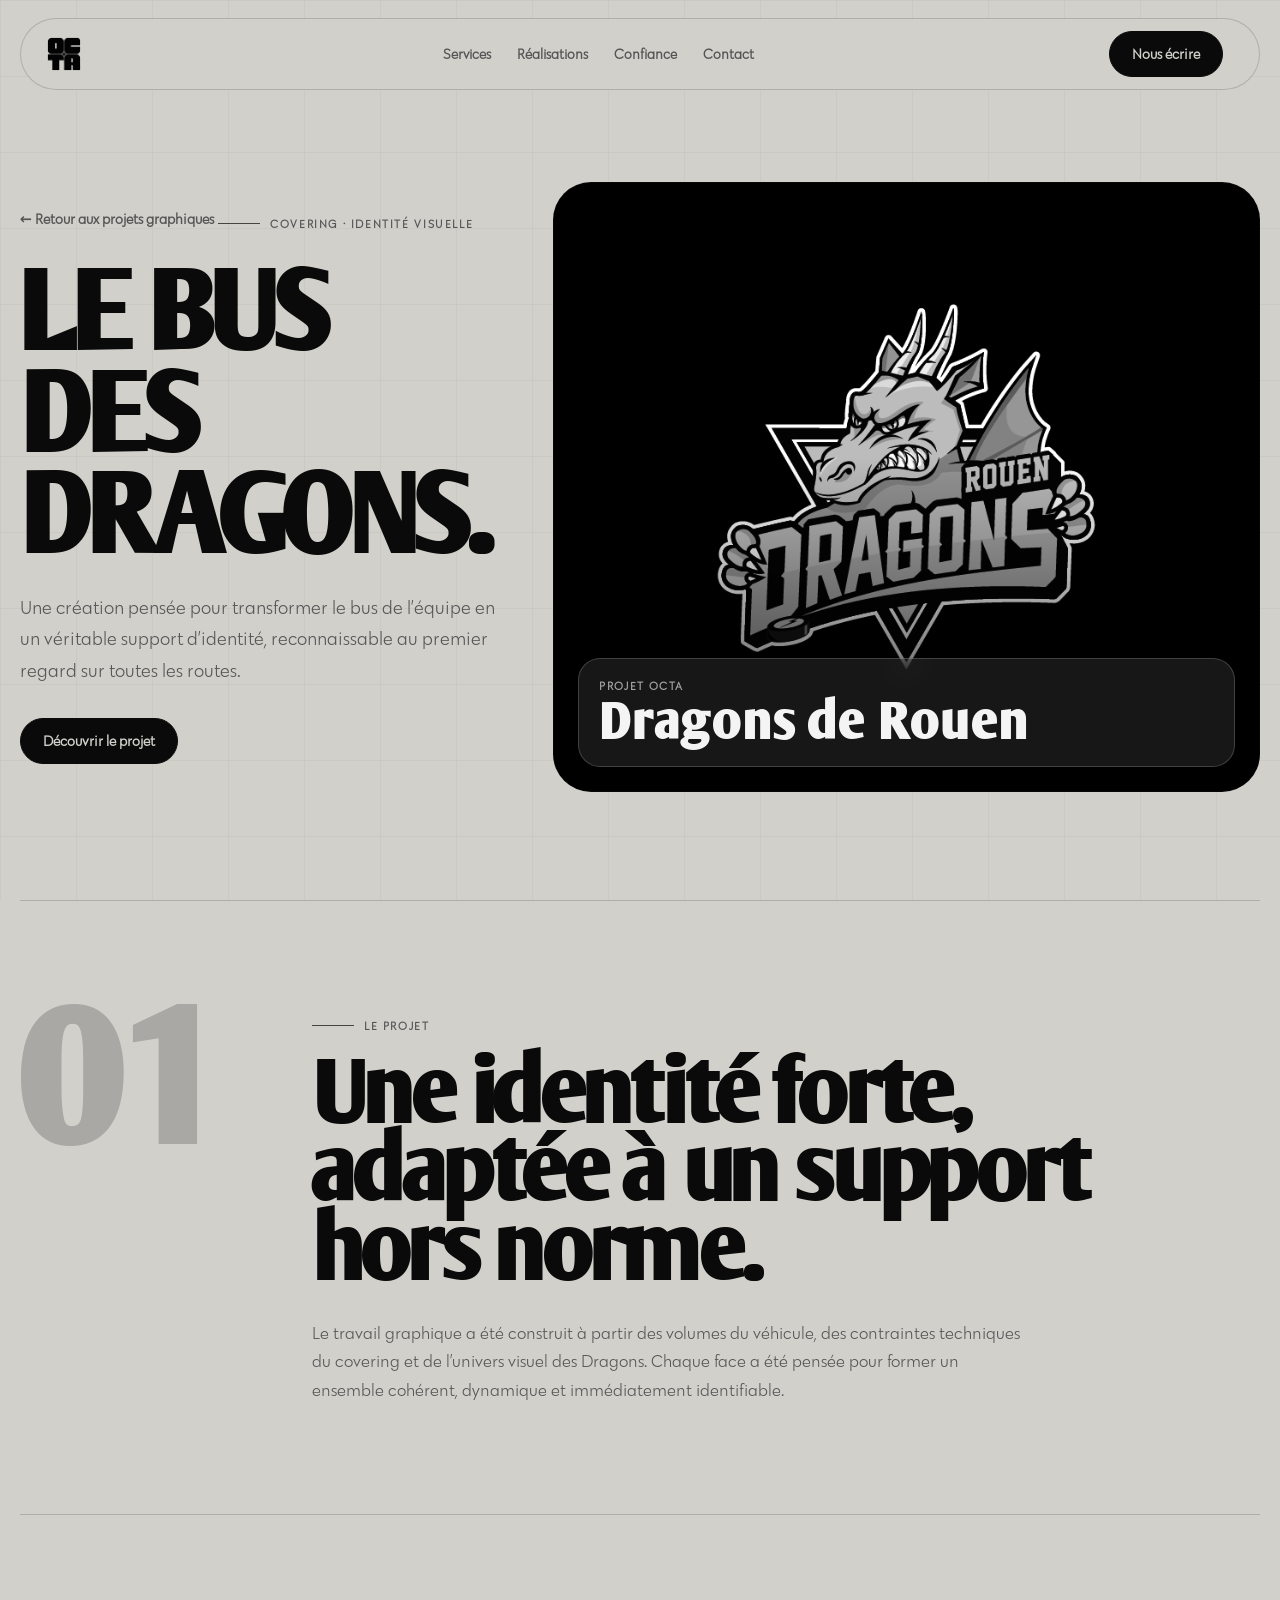
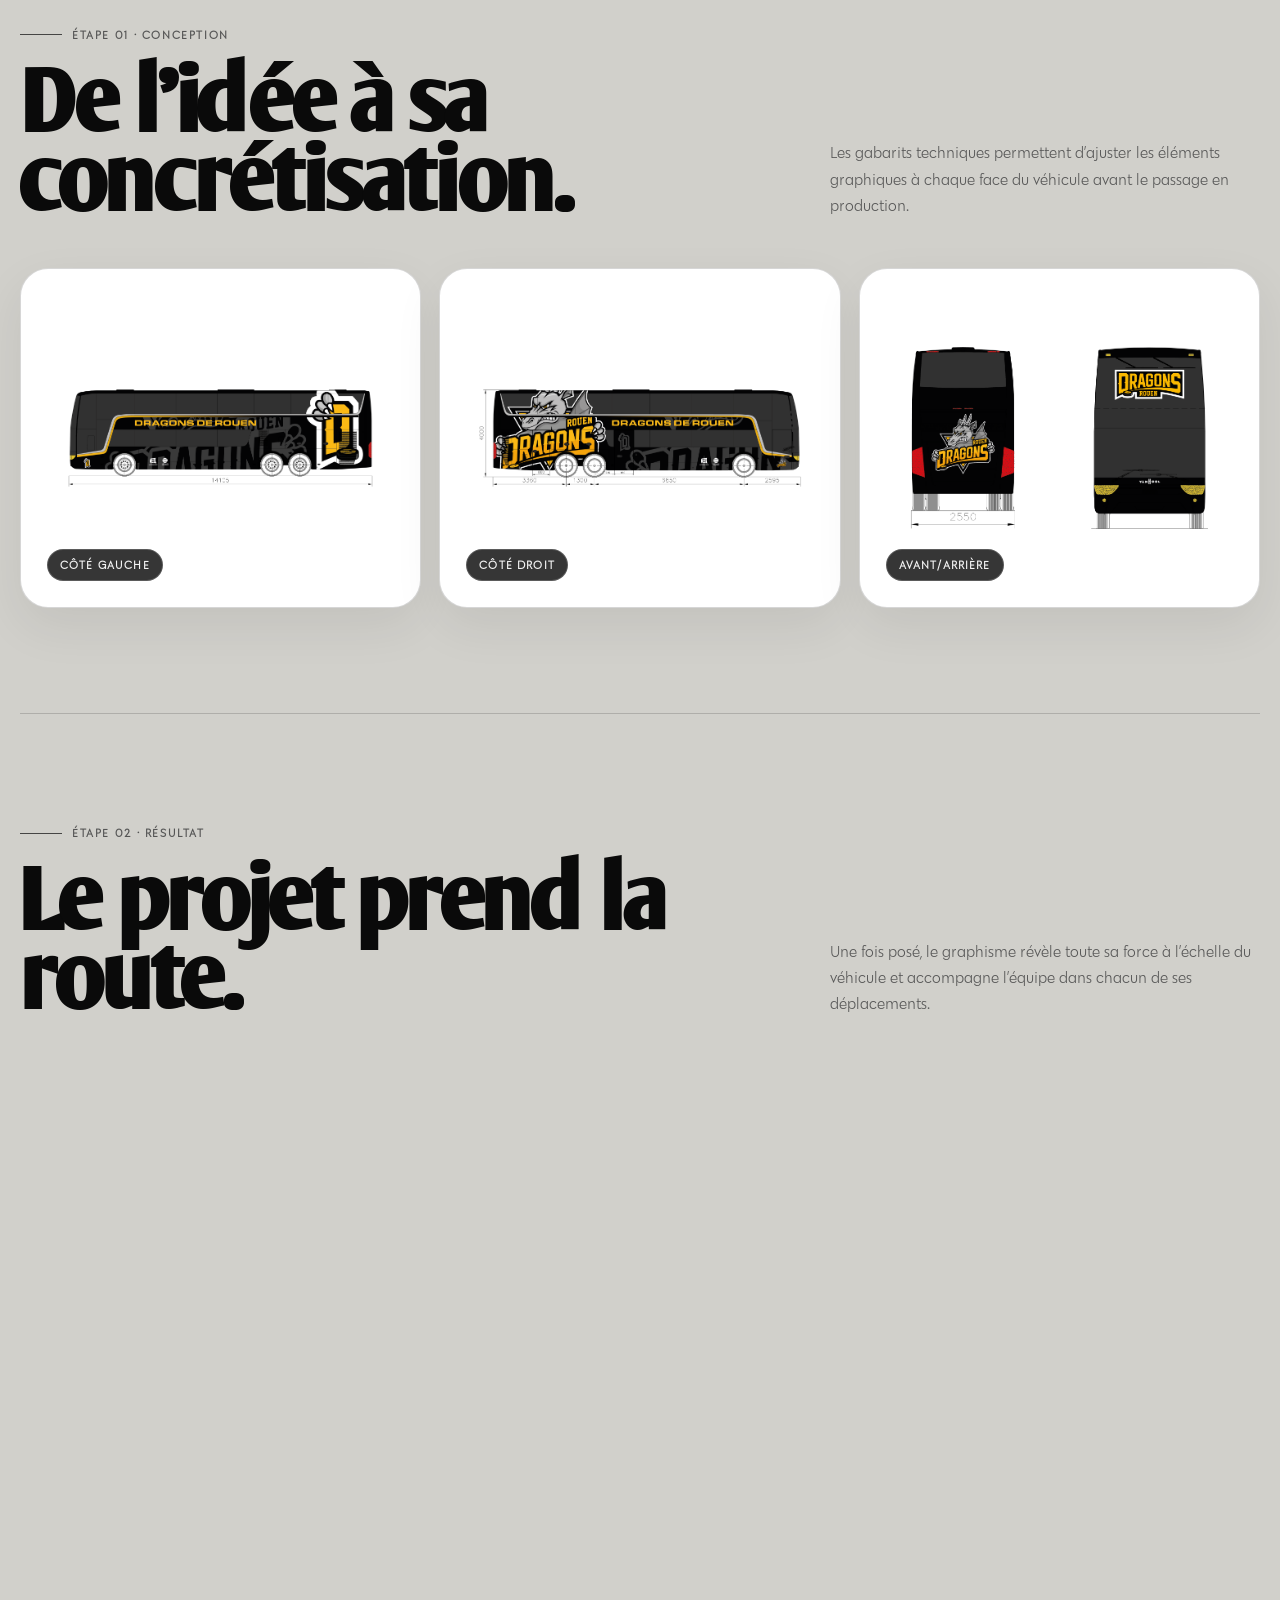
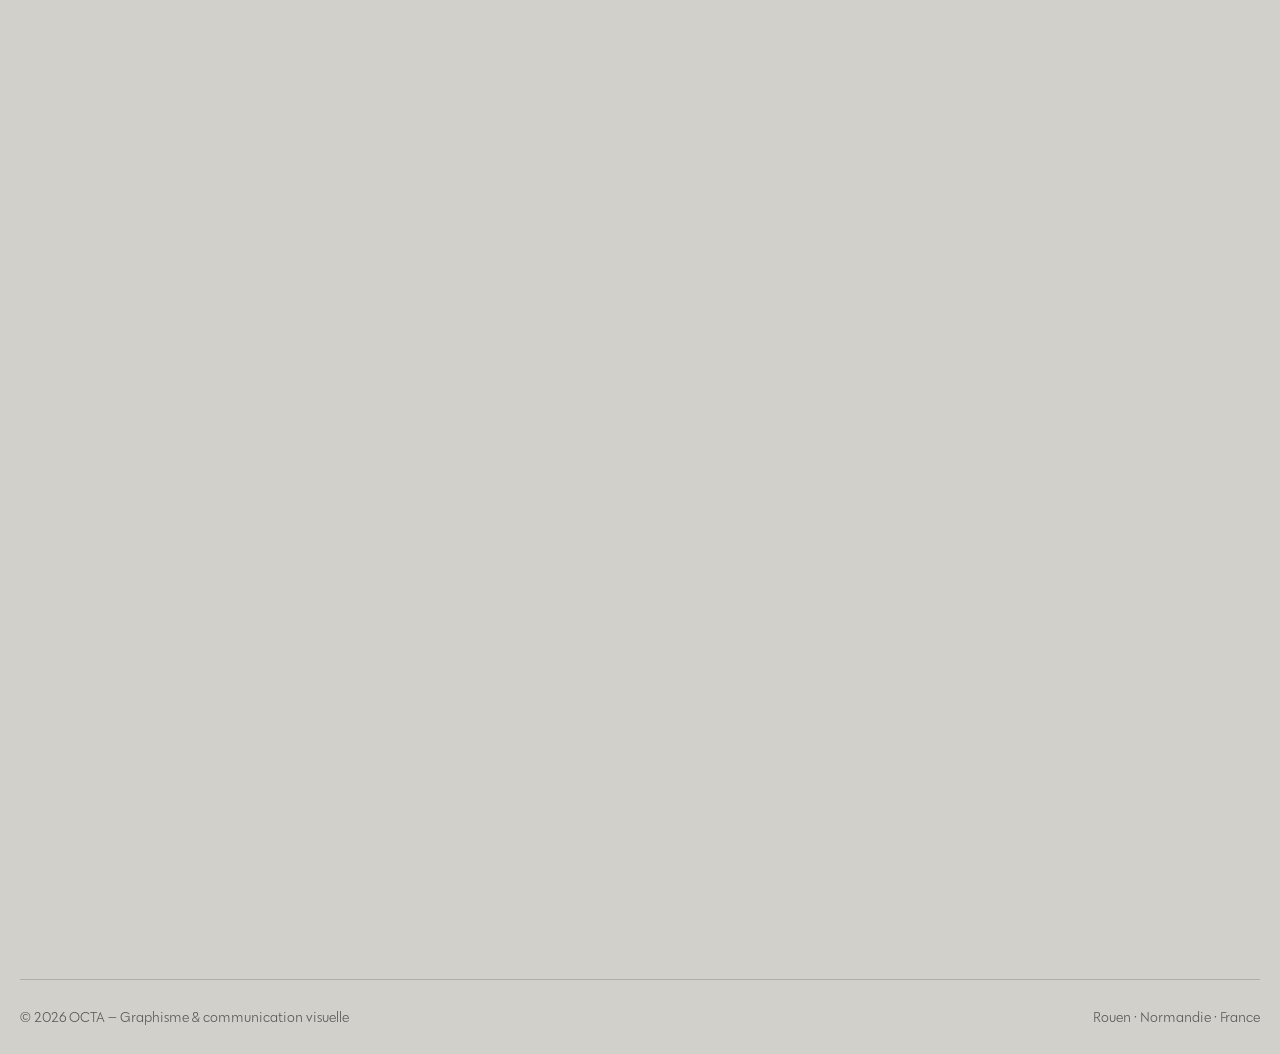
<file: dragons.html>
<!doctype html>
<html lang="fr">
  <head>
    <meta charset="UTF-8" />
    <meta name="viewport" content="width=device-width, initial-scale=1.0" />

    <title>OCTA — Covering du bus des Dragons de Rouen</title>
    <meta
      name="description"
      content="Découvrez la conception graphique et le résultat final du covering du bus des Dragons de Rouen réalisé par OCTA."
    />

    <link rel="icon" type="image/png" href="IMG/LOGO/OCTA3.png" />
    <link rel="stylesheet" href="graphisme.css" />
    <link rel="stylesheet" href="dragons.css" />
  </head>

  <body>
    <div class="graphic-bg" aria-hidden="true"></div>

    <header class="graphic-header" id="header">
      <a href="index.html#top" class="graphic-logo" aria-label="Accueil OCTA">
        <img src="IMG/LOGO/OCTA NOIR.png" alt="Logo OCTA" />
      </a>

      <nav class="graphic-nav" aria-label="Navigation principale">
        <a href="index.html#services">Services</a>
        <a href="index.html#realisations">Réalisations</a>
        <a href="index.html#confiance">Confiance</a>
        <a href="index.html#contact">Contact</a>
      </nav>

      <a
        href="mailto:communicationocta@gmail.com?subject=Demande%20graphisme%20OCTA"
        class="graphic-contact"
      >
        Nous écrire
      </a>

      <button class="menu-btn" id="menuBtn" type="button" aria-expanded="false">
        Menu
      </button>
    </header>

    <div class="mobile-menu" id="mobileMenu" aria-hidden="true">
      <nav aria-label="Navigation mobile">
        <a href="index.html#services">Services</a>
        <a href="index.html#realisations">Réalisations</a>
        <a href="index.html#confiance">Confiance</a>
        <a href="index.html#contact">Contact</a>
      </nav>
    </div>

    <main>
      <section class="dragons-hero">
        <div class="dragons-hero-copy reveal">
          <a href="graphisme.html#portfolio" class="back-link">
            ← Retour aux projets graphiques
          </a>

          <p class="eyebrow">Covering · Identité visuelle</p>
          <h1>Le bus des Dragons.</h1>

          <p>
            Une création pensée pour transformer le bus de l’équipe en un
            véritable support d’identité, reconnaissable au premier regard sur
            toutes les routes.
          </p>

          <a href="#conception" class="btn dark">Découvrir le projet</a>
        </div>

        <div class="dragons-hero-visual reveal">
          <img
            src="IMG/DRAGONS DE ROUEN/DRAGONS.png"
            alt="Création graphique du bus des Dragons de Rouen"
          />

          <div class="dragons-hero-caption">
            <span>Projet OCTA</span>
            <strong>Dragons de Rouen</strong>
          </div>
        </div>
      </section>

      <section class="project-summary reveal">
        <div class="project-number">01</div>

        <div>
          <p class="eyebrow">Le projet</p>
          <h2>Une identité forte, adaptée à un support hors norme.</h2>
          <p>
            Le travail graphique a été construit à partir des volumes du
            véhicule, des contraintes techniques du covering et de l’univers
            visuel des Dragons. Chaque face a été pensée pour former un ensemble
            cohérent, dynamique et immédiatement identifiable.
          </p>
        </div>
      </section>

      <section class="case-section" id="conception">
        <div class="case-heading reveal">
          <div>
            <p class="eyebrow">Étape 01 · Conception</p>
            <h2>De l’idée à sa concrétisation.</h2>
          </div>

          <p>
            Les gabarits techniques permettent d’ajuster les éléments graphiques
            à chaque face du véhicule avant le passage en production.
          </p>
        </div>

        <div class="concept-grid">
          <div class="case-card concept-main reveal">
            <img
              src="IMG/DRAGONS DE ROUEN/1.png"
              alt="Plan Illustrator du bus des Dragons de Rouen 1"
            />
            <span>Côté gauche</span>
          </div>

          <div class="case-card reveal">
            <img
              src="IMG/DRAGONS DE ROUEN/2.png"
              alt="Plan Illustrator du bus des Dragons de Rouen 2"
              loading="lazy"
            />
            <span>Côté droit</span>
          </div>

          <div class="case-card concept-wide reveal">
            <img
              src="IMG/DRAGONS DE ROUEN/3.png"
              alt="Plan Illustrator du bus des Dragons de Rouen 3"
              loading="lazy"
            />
            <span>Avant/Arrière</span>
          </div>
        </div>
      </section>

      <section class="case-section bus-section" id="resultat">
        <div class="case-heading reveal">
          <div>
            <p class="eyebrow">Étape 02 · Résultat</p>
            <h2>Le projet prend la route.</h2>
          </div>

          <p>
            Une fois posé, le graphisme révèle toute sa force à l’échelle du
            véhicule et accompagne l’équipe dans chacun de ses déplacements.
          </p>
        </div>

        <div class="bus-grid">
          <div class="bus-photo bus-photo-featured reveal">
            <img
              src="IMG/DRAGONS DE ROUEN/4.jpg"
              alt="Bus des Dragons de Rouen réalisé 1"
              loading="lazy"
            />
          </div>
          <div class="bus-photo reveal">
            <img
              src="IMG/DRAGONS DE ROUEN/5.jpg"
              alt="Bus des Dragons de Rouen réalisé 2"
              loading="lazy"
            />
          </div>
          <div class="bus-photo reveal">
            <img
              src="IMG/DRAGONS DE ROUEN/6.jpg"
              alt="Bus des Dragons de Rouen réalisé 3"
              loading="lazy"
            />
          </div>
          <div class="bus-photo reveal">
            <img
              src="IMG/DRAGONS DE ROUEN/7.jpg"
              alt="Bus des Dragons de Rouen réalisé 4"
              loading="lazy"
            />
          </div>
          <div class="bus-photo reveal">
            <img
              src="IMG/DRAGONS DE ROUEN/8.jpg"
              alt="Bus des Dragons de Rouen réalisé 5"
              loading="lazy"
            />
          </div>
          <div class="bus-photo bus-photo-wide reveal">
            <img
              src="IMG/DRAGONS DE ROUEN/9.jpg"
              alt="Bus des Dragons de Rouen réalisé 6"
              loading="lazy"
            />
          </div>
          <div class="bus-photo reveal">
            <img
              src="IMG/DRAGONS DE ROUEN/10.jpg"
              alt="Bus des Dragons de Rouen réalisé 7"
              loading="lazy"
            />
          </div>
          <div class="bus-photo reveal">
            <img
              src="IMG/DRAGONS DE ROUEN/11.jpg"
              alt="Bus des Dragons de Rouen réalisé 8"
              loading="lazy"
            />
          </div>
        </div>
      </section>

      <section class="dragons-cta">
        <div class="dragons-cta-inner reveal">
          <p class="eyebrow">Un projet grand format ?</p>
          <h2>Faisons circuler votre identité.</h2>
          <p>
            Véhicule, vitrine, signalétique ou support événementiel : OCTA
            imagine un univers graphique cohérent, visible et adapté aux
            contraintes de production.
          </p>

          <a
            href="mailto:communicationocta@gmail.com?subject=Demande%20projet%20grand%20format%20OCTA"
            class="btn light"
          >
            Parler de votre projet
          </a>
        </div>
      </section>
    </main>

    <footer class="graphic-footer">
      <span>© 2026 OCTA — Graphisme & communication visuelle</span>
      <span>Rouen · Normandie · France</span>
    </footer>

    <script>
      const header = document.querySelector("#header");
      const menuBtn = document.querySelector("#menuBtn");
      const mobileMenu = document.querySelector("#mobileMenu");
      const menuLinks = mobileMenu.querySelectorAll("a");
      const revealElements = document.querySelectorAll(".reveal");

      window.addEventListener("scroll", () => {
        header.classList.toggle("scrolled", window.scrollY > 18);
      });

      function toggleMenu() {
        const isOpen = mobileMenu.classList.toggle("open");
        document.body.classList.toggle("menu-open", isOpen);
        menuBtn.setAttribute("aria-expanded", isOpen);
        mobileMenu.setAttribute("aria-hidden", !isOpen);
        menuBtn.textContent = isOpen ? "Fermer" : "Menu";
      }

      menuBtn.addEventListener("click", toggleMenu);
      menuLinks.forEach((link) => link.addEventListener("click", toggleMenu));

      const observer = new IntersectionObserver(
        (entries) => {
          entries.forEach((entry) => {
            if (entry.isIntersecting) {
              entry.target.classList.add("visible");
              observer.unobserve(entry.target);
            }
          });
        },
        { threshold: 0.14 },
      );

      revealElements.forEach((element) => observer.observe(element));
    </script>
  </body>
</html>
</file>
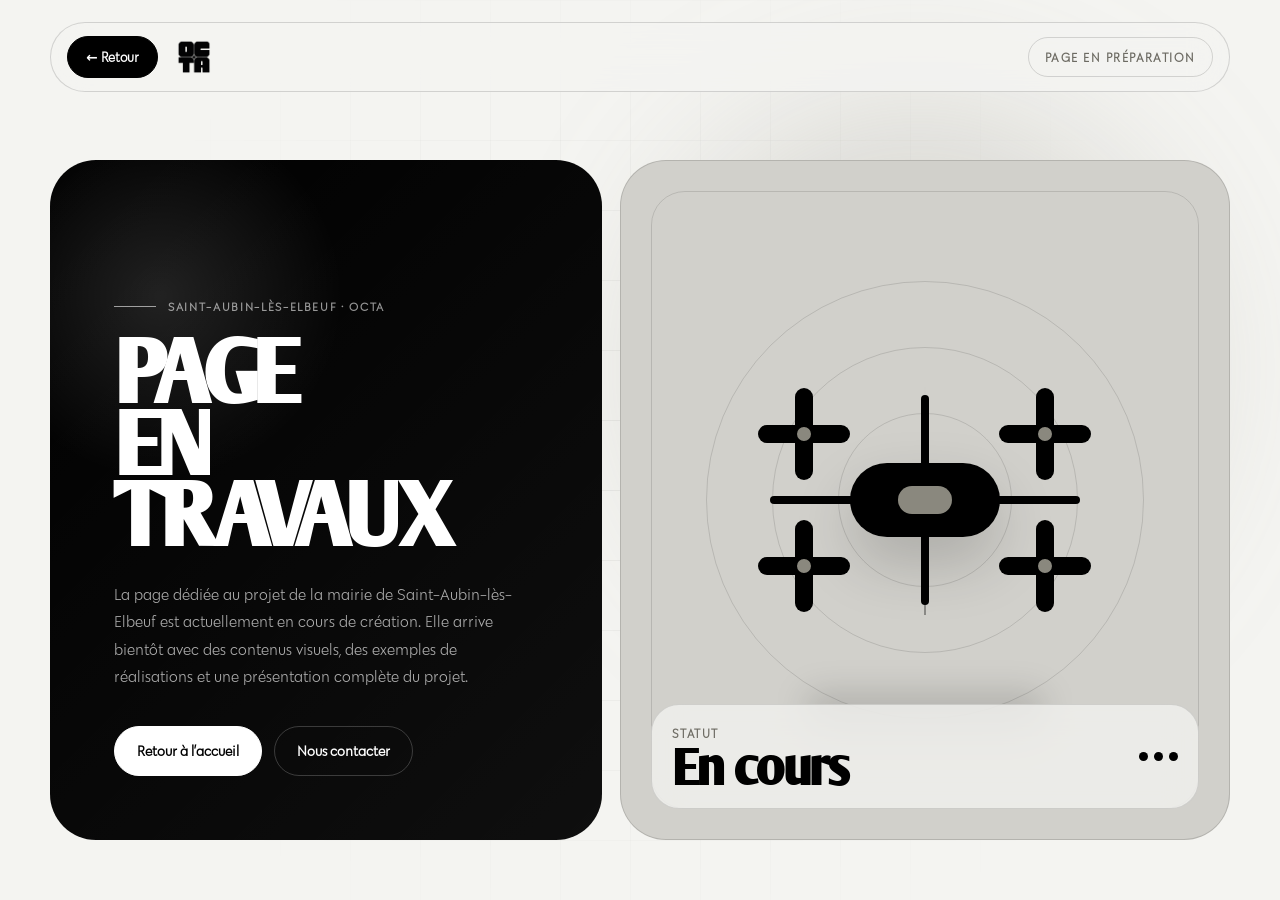
<file: mairie.html>
<!doctype html>
<html lang="fr">
  <head>
    <meta charset="UTF-8" />
    <meta name="viewport" content="width=device-width, initial-scale=1.0" />

    <title>OCTA — Mairie Saint-Aubin-lès-Elbeuf</title>

    <meta
      name="description"
      content="La page Mairie Saint-Aubin-lès-Elbeuf OCTA est actuellement en cours de création."
    />

    <link rel="icon" type="image/png" href="IMG/LOGO/OCTA3.png" />
    <link rel="stylesheet" href="mairie.css" />
  </head>

  <body>
    <header class="header">
      <div class="header-left">
        <a
          href="graphisme.html#portfolio"
          class="back-button"
          onclick="
            event.preventDefault();
            if (document.referrer) {
              history.back();
            } else {
              window.location.href = 'graphisme.html#portfolio';
            }
          "
          aria-label="Retour à la page précédente"
        >
          ← Retour
        </a>

        <a href="index.html#top" aria-label="Retour à l'accueil OCTA">
          <img
            src="IMG/LOGO/OCTA NOIR.png"
            alt="Logo OCTA"
            class="header-logo"
          />
        </a>
      </div>

      <span class="header-pill">Page en préparation</span>
    </header>

    <main class="page">
      <div class="background-grid"></div>
      <div class="background-blur"></div>
      <div class="noise"></div>

      <section class="content">
        <div class="text-panel">
          <p class="label">Saint-Aubin-lès-Elbeuf · OCTA</p>

          <h1>
            Page<br />
            en travaux
          </h1>

          <p class="intro">
            La page dédiée au projet de la mairie de Saint-Aubin-lès-Elbeuf est
            actuellement en cours de création. Elle arrive bientôt avec des
            contenus visuels, des exemples de réalisations et une présentation
            complète du projet.
          </p>

          <div class="actions">
            <a href="index.html#top" class="btn btn-primary">
              Retour à l’accueil
            </a>

            <a
              href="mailto:communicationocta@gmail.com"
              class="btn btn-secondary"
            >
              Nous contacter
            </a>
          </div>
        </div>

        <div class="visual-panel" aria-hidden="true">
          <div class="radar"></div>
          <div class="scanner"></div>

          <div class="drone">
            <div class="arm"></div>
            <div class="arm vertical"></div>

            <div class="propeller p1"><span></span></div>
            <div class="propeller p2"><span></span></div>
            <div class="propeller p3"><span></span></div>
            <div class="propeller p4"><span></span></div>

            <div class="drone-body"></div>
          </div>

          <div class="shadow"></div>

          <div class="status-card">
            <div>
              <span>Statut</span>
              <strong>En cours</strong>
            </div>

            <div class="loading-dots">
              <i></i>
              <i></i>
              <i></i>
            </div>
          </div>
        </div>
      </section>
    </main>
  </body>
</html>
</file>
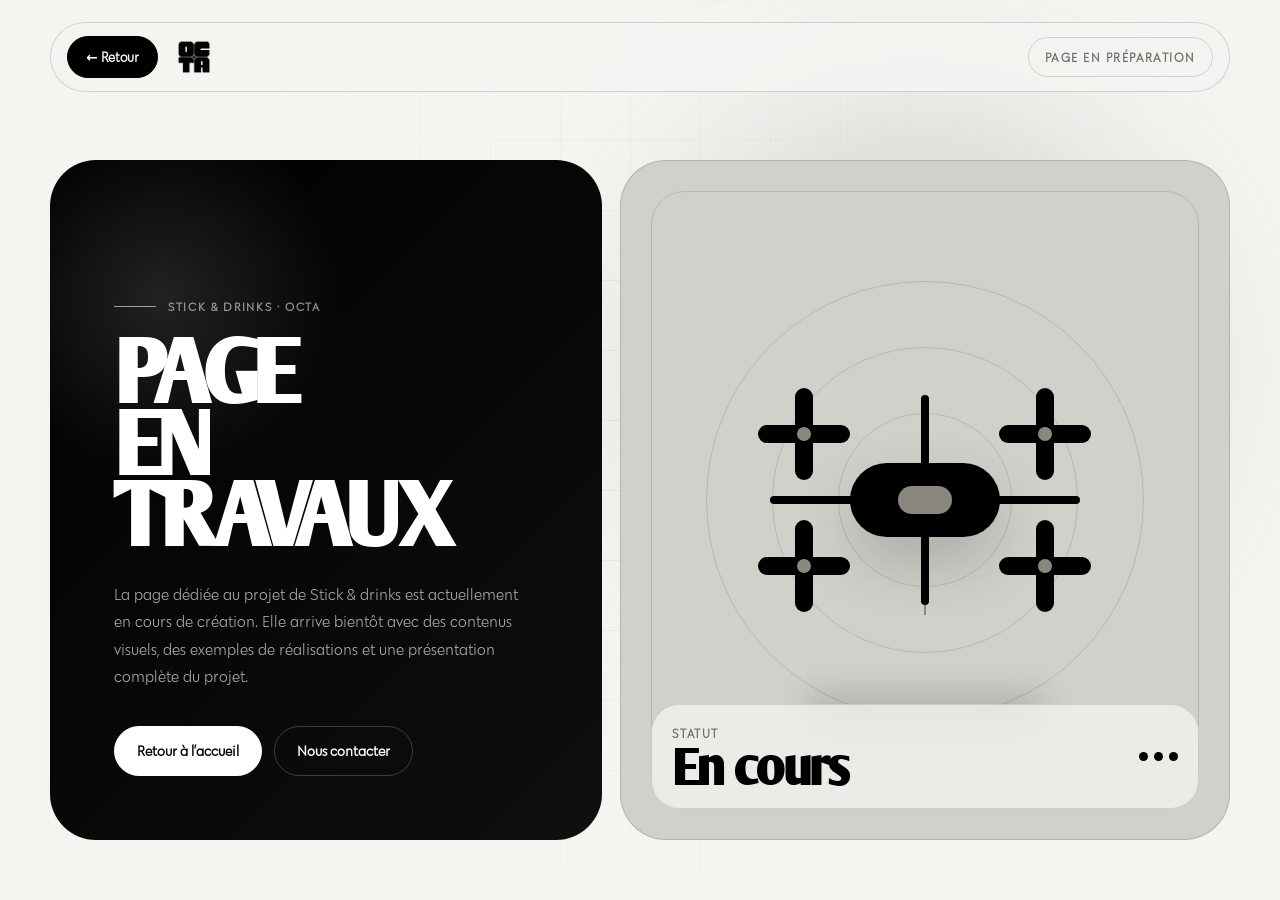
<file: stick.html>
<!doctype html>
<html lang="fr">
  <head>
    <meta charset="UTF-8" />
    <meta name="viewport" content="width=device-width, initial-scale=1.0" />

    <title>OCTA — Stick & drinks</title>

    <meta
      name="description"
      content="La page Mairie Saint-Aubin-lès-Elbeuf OCTA est actuellement en cours de création."
    />

    <link rel="icon" type="image/png" href="IMG/LOGO/OCTA3.png" />
    <link rel="stylesheet" href="stick.css" />
  </head>

  <body>
    <header class="header">
      <div class="header-left">
        <a
          href="graphisme.html#portfolio"
          class="back-button"
          onclick="
            event.preventDefault();
            if (document.referrer) {
              history.back();
            } else {
              window.location.href = 'graphisme.html#portfolio';
            }
          "
          aria-label="Retour à la page précédente"
        >
          ← Retour
        </a>

        <a href="index.html#top" aria-label="Retour à l'accueil OCTA">
          <img
            src="IMG/LOGO/OCTA NOIR.png"
            alt="Logo OCTA"
            class="header-logo"
          />
        </a>
      </div>

      <span class="header-pill">Page en préparation</span>
    </header>

    <main class="page">
      <div class="background-grid"></div>
      <div class="background-blur"></div>
      <div class="noise"></div>

      <section class="content">
        <div class="text-panel">
          <p class="label">Stick & drinks · OCTA</p>

          <h1>
            Page<br />
            en travaux
          </h1>

          <p class="intro">
            La page dédiée au projet de Stick & drinks est actuellement en cours
            de création. Elle arrive bientôt avec des contenus visuels, des
            exemples de réalisations et une présentation complète du projet.
          </p>

          <div class="actions">
            <a href="index.html#top" class="btn btn-primary">
              Retour à l’accueil
            </a>

            <a
              href="mailto:communicationocta@gmail.com"
              class="btn btn-secondary"
            >
              Nous contacter
            </a>
          </div>
        </div>

        <div class="visual-panel" aria-hidden="true">
          <div class="radar"></div>
          <div class="scanner"></div>

          <div class="drone">
            <div class="arm"></div>
            <div class="arm vertical"></div>

            <div class="propeller p1"><span></span></div>
            <div class="propeller p2"><span></span></div>
            <div class="propeller p3"><span></span></div>
            <div class="propeller p4"><span></span></div>

            <div class="drone-body"></div>
          </div>

          <div class="shadow"></div>

          <div class="status-card">
            <div>
              <span>Statut</span>
              <strong>En cours</strong>
            </div>

            <div class="loading-dots">
              <i></i>
              <i></i>
              <i></i>
            </div>
          </div>
        </div>
      </section>
    </main>
  </body>
</html>
</file>
<file: graphisme.css>
@font-face {
  font-family: "OCTA Principale";
  src: url("TYPO/Principale.ttf") format("truetype");
  font-weight: 400;
  font-style: normal;
  font-display: swap;
}

@font-face {
  font-family: "OCTA Secondaire";
  src: url("TYPO/Secondaire.otf") format("opentype");
  font-weight: 400;
  font-style: normal;
  font-display: swap;
}

:root {
  --bg: #d1d0cb;
  --card: rgba(10, 10, 10, 0.06);
  --text: #0a0a0a;
  --text-light: #f4f4f4;
  --muted: #555555;
  --muted-light: #a7a7a7;
  --line: rgba(0, 0, 0, 0.16);
  --radius: 28px;
  --max: 1240px;
  --hockey-black: #080808;
}

* {
  box-sizing: border-box;
  margin: 0;
  padding: 0;
}

html {
  scroll-behavior: smooth;
}

body {
  font-family:
    "OCTA Secondaire",
    system-ui,
    -apple-system,
    BlinkMacSystemFont,
    "Segoe UI",
    sans-serif;
  background: var(--bg);
  color: var(--text);
  overflow-x: hidden;
}

body.menu-open {
  overflow: hidden;
}

a {
  color: inherit;
  text-decoration: none;
}

img {
  width: 100%;
  display: block;
  object-fit: cover;
}

::selection {
  background: var(--text);
  color: var(--bg);
}

/* Fond */

.graphic-bg {
  position: fixed;
  inset: 0;
  z-index: -3;
  pointer-events: none;
  background: #d1d0cb;
}

.graphic-bg::before {
  content: "";
  position: absolute;
  inset: 0;
  opacity: 0.22;
  background-image:
    linear-gradient(rgba(0, 0, 0, 0.15) 1px, transparent 1px),
    linear-gradient(90deg, rgba(0, 0, 0, 0.15) 1px, transparent 1px);
  background-size: 76px 76px;
}

/* Header */

.graphic-header {
  position: fixed;
  top: 18px;
  left: 50%;
  z-index: 50;
  width: min(calc(100% - 32px), var(--max));
  transform: translateX(-50%);
  display: grid;
  grid-template-columns: auto 1fr auto auto;
  align-items: center;
  gap: 22px;
  padding: 12px 14px 12px 20px;
  border: 1px solid var(--line);
  border-radius: 999px;
  background: rgba(209, 208, 203, 0.78);
  backdrop-filter: blur(18px);
  -webkit-backdrop-filter: blur(18px);
  transition:
    background 0.25s ease,
    box-shadow 0.25s ease;
}

.graphic-header.scrolled {
  background: rgba(209, 208, 203, 0.96);
  box-shadow: 0 18px 60px rgba(0, 0, 0, 0.12);
}

.graphic-logo {
  display: flex;
  align-items: center;
  width: fit-content;
}

.graphic-logo img {
  height: 46px;
  width: auto;
  object-fit: contain;
}

.graphic-nav {
  justify-self: center;
  display: flex;
  align-items: center;
  gap: 26px;
  font-size: 0.88rem;
  font-weight: 800;
  color: var(--muted);
}

.graphic-nav a {
  transition: color 0.2s ease;
}

.graphic-nav a:hover {
  color: var(--text);
}

/* Boutons */

.graphic-contact,
.btn {
  min-height: 46px;
  padding: 0 22px;
  border-radius: 999px;
  display: inline-flex;
  align-items: center;
  justify-content: center;
  font-weight: 900;
  font-size: 0.9rem;
  cursor: pointer;
  transition:
    transform 0.2s ease,
    background 0.2s ease,
    color 0.2s ease,
    border-color 0.2s ease;
}

.graphic-contact,
.btn.dark {
  background: var(--text);
  color: var(--bg);
  border: 1px solid var(--text);
}

.btn.outline {
  background: transparent;
  color: var(--text);
  border: 1px solid var(--line);
}

.btn.light {
  background: var(--text-light);
  color: var(--text);
  border: 1px solid var(--text-light);
}

.graphic-contact:hover,
.btn:hover {
  transform: translateY(-2px);
}

.graphic-contact:hover,
.btn.dark:hover {
  background: transparent;
  color: var(--text);
}

.btn.outline:hover {
  background: var(--text);
  color: var(--bg);
  border-color: var(--text);
}

.btn.light:hover {
  background: transparent;
  color: var(--text-light);
}

/* Menu mobile */

.menu-btn {
  display: none;
  min-height: 42px;
  padding: 0 16px;
  border-radius: 999px;
  border: 1px solid var(--line);
  background: transparent;
  color: var(--text);
  font-weight: 900;
  cursor: pointer;
}

.mobile-menu {
  position: fixed;
  inset: 0;
  z-index: 49;
  background: rgba(10, 10, 10, 0.98);
  color: var(--text-light);
  display: grid;
  place-items: center;
  transform: translateY(-100%);
  transition: transform 0.5s cubic-bezier(0.77, 0, 0.175, 1);
}

.mobile-menu.open {
  transform: translateY(0);
}

.mobile-menu nav {
  display: grid;
  gap: 24px;
  text-align: center;
}

.mobile-menu a {
  font-family: "OCTA Principale", "OCTA Secondaire", sans-serif;
  font-size: clamp(3rem, 12vw, 6rem);
  line-height: 0.9;
  letter-spacing: -0.06em;
}

/* Hero */

.graphic-hero {
  width: min(calc(100% - 32px), var(--max));
  min-height: 100vh;
  margin: 0 auto;
  padding: 150px 0 70px;
  display: grid;
  grid-template-columns: 1.05fr 0.95fr;
  gap: 34px;
  align-items: center;
}

.back-link {
  display: inline-flex;
  margin-bottom: 32px;
  color: var(--muted);
  font-size: 0.9rem;
  font-weight: 800;
}

.eyebrow {
  display: inline-flex;
  align-items: center;
  gap: 10px;
  color: var(--muted);
  font-weight: 900;
  text-transform: uppercase;
  letter-spacing: 0.14em;
  font-size: 0.72rem;
  margin-bottom: 20px;
}

.eyebrow::before {
  content: "";
  width: 42px;
  height: 1px;
  background: var(--text);
  opacity: 0.7;
}

.hero-left h1 {
  font-family: "OCTA Principale", "OCTA Secondaire", sans-serif;
  font-size: clamp(4.8rem, 12vw, 12rem);
  line-height: 0.76;
  letter-spacing: -0.08em;
  text-transform: uppercase;
}

.hero-right {
  display: grid;
  gap: 24px;
  align-content: center;
}

.hero-card {
  height: 420px;
  border-radius: 36px;
  overflow: hidden;
  border: 1px solid var(--line);
  background: var(--card);
  position: relative;
}

.hero-card::after {
  content: "";
  position: absolute;
  inset: 0;
  background: linear-gradient(to top, rgba(0, 0, 0, 0.42), transparent 55%);
}

.hero-card img {
  height: 100%;
  filter: grayscale(100%);
  opacity: 0.9;
  transition:
    transform 0.7s ease,
    filter 0.7s ease,
    opacity 0.7s ease;
}

.hero-card:hover img {
  transform: scale(1.05);
  filter: grayscale(0%);
  opacity: 1;
}

.hero-right p {
  color: var(--muted);
  font-size: clamp(1rem, 1.6vw, 1.24rem);
  line-height: 1.6;
  max-width: 620px;
}

.hero-actions {
  display: flex;
  gap: 12px;
  flex-wrap: wrap;
}

.hero-index {
  grid-column: 1 / -1;
  display: grid;
  grid-template-columns: repeat(4, 1fr);
  gap: 1px;
  margin-top: 40px;
  border: 1px solid var(--line);
  border-radius: 28px;
  overflow: hidden;
  background: var(--line);
}

.hero-index span {
  min-height: 86px;
  padding: 22px;
  background: rgba(209, 208, 203, 0.78);
  display: flex;
  align-items: end;
  color: var(--muted);
  font-weight: 900;
  text-transform: uppercase;
  letter-spacing: 0.08em;
  font-size: 0.78rem;
}

/* Sections */

.manifesto,
.expertises,
.portfolio,
.process,
.graphic-cta,
.graphic-footer {
  width: min(calc(100% - 32px), var(--max));
  margin: 0 auto;
}

/* Manifesto */

.manifesto {
  padding: 105px 0;
  display: grid;
  grid-template-columns: 0.45fr 1.55fr;
  gap: 42px;
  border-top: 1px solid var(--line);
}

.manifesto-number {
  font-family: "OCTA Principale", "OCTA Secondaire", sans-serif;
  font-size: clamp(5rem, 12vw, 12rem);
  line-height: 0.8;
  letter-spacing: -0.08em;
}

.manifesto-content h2,
.section-title h2,
.portfolio-head h2,
.process-title h2,
.cta-inner h2 {
  font-family: "OCTA Principale", "OCTA Secondaire", sans-serif;
  font-size: clamp(3rem, 6.5vw, 6.8rem);
  line-height: 0.88;
  letter-spacing: -0.07em;
}

.manifesto-content > p:last-child {
  max-width: 720px;
  margin-top: 30px;
  color: var(--muted);
  line-height: 1.65;
  font-size: 1.08rem;
}

/* Expertises */

.expertises {
  padding: 105px 0;
}

.section-title {
  max-width: 940px;
  margin-bottom: 44px;
}

.expertise-grid {
  display: grid;
  grid-template-columns: repeat(4, 1fr);
  border-top: 1px solid var(--line);
  border-left: 1px solid var(--line);
}

.expertise-card {
  min-height: 380px;
  padding: 26px;
  border-right: 1px solid var(--line);
  border-bottom: 1px solid var(--line);
  background: rgba(209, 208, 203, 0.58);
  display: flex;
  flex-direction: column;
  justify-content: space-between;
}

.expertise-card h3,
.process-card h3 {
  font-family: "OCTA Principale", "OCTA Secondaire", sans-serif;
  font-size: clamp(2.1rem, 3.4vw, 3.4rem);
  line-height: 0.9;
  letter-spacing: -0.06em;
}

.expertise-card p,
.process-card p {
  color: var(--muted);
  line-height: 1.55;
  font-size: 0.96rem;
}

/* Portfolio */

.portfolio {
  padding: 105px 0;
  border-top: 1px solid var(--line);
}

.portfolio-head {
  max-width: 940px;
  margin-bottom: 44px;
}

.portfolio-grid {
  display: grid;
  grid-template-columns: repeat(12, 1fr);
  gap: 20px;
}

.portfolio-card {
  position: relative;
  grid-column: span 6;
  min-height: 380px;
  border-radius: 26px;
  overflow: hidden;
  border: 1px solid var(--line);
  background: var(--card);
  isolation: isolate;
}

.portfolio-card.big {
  grid-column: span 6;
  grid-row: span 2;
}

.portfolio-card.wide {
  grid-column: span 6;
}

.portfolio-card.full {
  grid-column: span 12;
  min-height: 320px;
}

.portfolio-card picture {
  display: block;
  width: 100%;
  height: 100%;
}

.portfolio-card img,
.portfolio-card picture img {
  width: 100%;
  height: 100%;
  object-fit: cover;
  filter: grayscale(100%);
  opacity: 1;
  transition:
    transform 0.55s ease,
    filter 0.55s ease,
    opacity 0.55s ease;
}

.portfolio-card:hover img,
.portfolio-card:hover picture img {
  transform: scale(1.06);
  filter: grayscale(0%);
  opacity: 1;
}

.portfolio-card::after {
  content: "";
  position: absolute;
  inset: 0;
  z-index: 1;
  background: linear-gradient(to top, rgba(0, 0, 0, 0.76), transparent 62%);
  pointer-events: none;
}

.portfolio-card div {
  position: absolute;
  left: 20px;
  right: 20px;
  bottom: 20px;
  z-index: 2;
}

.portfolio-card span {
  display: inline-flex;
  padding: 8px 12px;
  border-radius: 999px;
  background: rgba(255, 255, 255, 0.12);
  border: 1px solid rgba(255, 255, 255, 0.18);
  color: var(--muted-light);
  font-size: 0.76rem;
  font-weight: 900;
  text-transform: uppercase;
  letter-spacing: 0.08em;
  margin-bottom: 10px;
  backdrop-filter: blur(12px);
  -webkit-backdrop-filter: blur(12px);
}

.portfolio-card strong {
  display: block;
  color: var(--text-light);
  font-family: "OCTA Principale", "OCTA Secondaire", sans-serif;
  font-size: clamp(2rem, 4vw, 4rem);
  line-height: 0.9;
  letter-spacing: -0.06em;
}

/* Hockey IQ desktop */

.portfolio-card.hockey-iq-card {
  min-height: 0;
  height: 320px;
  background: var(--hockey-black);
}

.portfolio-card.hockey-iq-card::after {
  display: none;
}

.portfolio-card.hockey-iq-card picture {
  position: absolute;
  inset: 0;
  z-index: 0;
  display: grid;
  place-items: center;
  width: 100%;
  height: 100%;
  padding: 14px 20px 82px;
  background: transparent;
}

.portfolio-card.hockey-iq-card img,
.portfolio-card.hockey-iq-card picture img {
  width: 100%;
  height: 100%;
  max-width: 90%;
  max-height: 58%;
  object-fit: contain;
  object-position: center;
  filter: grayscale(100%);
  opacity: 1;
  transform: none;
  transition:
    filter 0.55s ease,
    opacity 0.55s ease;
}

.portfolio-card.hockey-iq-card:hover img,
.portfolio-card.hockey-iq-card:hover picture img {
  filter: grayscale(0%);
  opacity: 1;
  transform: none;
}

.portfolio-card.hockey-iq-card .portfolio-caption {
  left: 24px;
  right: 24px;
  bottom: 20px;
  z-index: 2;
  max-width: calc(100% - 48px);
}

.portfolio-card.hockey-iq-card .portfolio-caption::before {
  display: none;
}

.portfolio-card.hockey-iq-card span {
  font-size: 0.68rem;
  padding: 7px 10px;
  margin-bottom: 8px;
}

.portfolio-card.hockey-iq-card strong {
  font-size: clamp(2.4rem, 3.8vw, 3.8rem);
  line-height: 0.86;
  letter-spacing: -0.07em;
  max-width: 90%;
}

/* Process */

.process {
  padding: 105px 0;
  border-top: 1px solid var(--line);
}

.process-title {
  max-width: 900px;
  margin-bottom: 44px;
}

.process-grid {
  display: grid;
  grid-template-columns: repeat(4, 1fr);
  gap: 14px;
}

.process-card {
  min-height: 310px;
  padding: 26px;
  border-radius: var(--radius);
  background: rgba(209, 208, 203, 0.58);
  border: 1px solid var(--line);
  display: flex;
  flex-direction: column;
  justify-content: space-between;
}

/* CTA */

.graphic-cta {
  padding: 105px 0 120px;
}

.cta-inner {
  min-height: 430px;
  border-radius: 42px;
  background: var(--text);
  color: var(--text-light);
  display: grid;
  align-content: center;
  justify-items: center;
  text-align: center;
  padding: clamp(32px, 7vw, 80px);
}

.cta-inner .eyebrow {
  color: rgba(255, 255, 255, 0.55);
}

.cta-inner .eyebrow::before {
  display: none;
}

.cta-inner h2 {
  max-width: 980px;
}

.cta-inner p {
  max-width: 650px;
  margin: 26px auto 32px;
  color: rgba(255, 255, 255, 0.62);
  line-height: 1.6;
  font-size: 1.05rem;
}

/* Footer */

.graphic-footer {
  padding: 28px 0;
  border-top: 1px solid var(--line);
  color: var(--muted);
  font-size: 0.9rem;
  display: flex;
  justify-content: space-between;
  gap: 20px;
  flex-wrap: wrap;
}

/* Animations */

.reveal {
  opacity: 0;
  transform: translateY(34px);
  transition:
    opacity 0.7s ease,
    transform 0.7s ease;
}

.reveal.visible {
  opacity: 1;
  transform: translateY(0);
}

/* Responsive tablette */

@media (max-width: 980px) {
  .graphic-header {
    display: flex;
    align-items: center;
    justify-content: space-between;
    gap: 12px;
    min-height: 64px;
    padding: 10px 12px 10px 16px;
  }

  .graphic-logo img {
    height: 40px;
  }

  .graphic-nav,
  .graphic-contact {
    display: none;
  }

  .menu-btn {
    display: inline-flex;
    align-items: center;
    justify-content: center;
    min-width: 92px;
    height: 44px;
    min-height: 44px;
    padding: 0 18px;
    margin-left: auto;
  }

  .graphic-hero {
    grid-template-columns: 1fr;
    padding-top: 135px;
    gap: 28px;
  }

  .hero-left h1 {
    font-size: clamp(4.4rem, 18vw, 9rem);
  }

  .hero-card {
    height: 460px;
  }

  .hero-index {
    grid-template-columns: repeat(2, 1fr);
  }

  .manifesto {
    grid-template-columns: 1fr;
  }

  .expertise-grid,
  .process-grid {
    grid-template-columns: repeat(2, minmax(0, 1fr));
  }

  .portfolio-grid {
    grid-template-columns: repeat(6, minmax(0, 1fr));
    gap: 16px;
  }

  .portfolio-card,
  .portfolio-card.big,
  .portfolio-card.wide {
    grid-column: span 3;
    grid-row: span 1;
  }

  .portfolio-card.full {
    grid-column: span 6;
  }

  .portfolio-card.hockey-iq-card {
    min-height: 0;
    height: 300px;
  }

  .portfolio-card.hockey-iq-card picture {
    padding: 18px 18px 78px;
  }

  .portfolio-card.hockey-iq-card img,
  .portfolio-card.hockey-iq-card picture img {
    max-width: 86%;
    max-height: 50%;
  }

  .portfolio-card.hockey-iq-card strong {
    font-size: clamp(2.2rem, 5vw, 3.3rem);
  }
}

/* Responsive mobile */

@media (max-width: 760px) {
  .graphic-header {
    top: 10px;
    width: min(calc(100% - 20px), var(--max));
    min-height: 60px;
    padding: 9px 10px 9px 14px;
  }

  .graphic-logo img {
    height: 38px;
  }

  .menu-btn {
    min-width: 88px;
    height: 40px;
    min-height: 40px;
    padding: 0 14px;
    font-size: 0.82rem;
  }

  .graphic-hero,
  .manifesto,
  .expertises,
  .portfolio,
  .process,
  .graphic-cta,
  .graphic-footer {
    width: min(calc(100% - 22px), var(--max));
  }

  .graphic-hero {
    min-height: auto;
    padding: 112px 0 60px;
  }

  .hero-left h1 {
    font-size: clamp(3.6rem, 17vw, 5.8rem);
    line-height: 0.82;
  }

  .hero-card {
    height: 340px;
    border-radius: 26px;
  }

  .hero-actions {
    display: grid;
  }

  .btn {
    width: 100%;
  }

  .hero-index {
    grid-template-columns: 1fr;
    margin-top: 24px;
  }

  .hero-index span {
    min-height: 62px;
    padding: 18px;
  }

  .manifesto,
  .expertises,
  .portfolio,
  .process,
  .graphic-cta {
    padding: 76px 0;
  }

  .manifesto-content h2,
  .section-title h2,
  .portfolio-head h2,
  .process-title h2,
  .cta-inner h2 {
    font-size: clamp(2.9rem, 14vw, 4.8rem);
  }

  .expertise-grid,
  .process-grid {
    grid-template-columns: 1fr;
  }

  .expertise-card,
  .process-card {
    min-height: 270px;
  }

  .portfolio-grid {
    grid-template-columns: 1fr;
    grid-auto-rows: auto;
    gap: 14px;
  }

  .portfolio-card,
  .portfolio-card.big,
  .portfolio-card.wide,
  .portfolio-card.full {
    grid-column: 1 / -1;
    grid-row: auto;
    min-height: 280px;
    border-radius: 20px;
  }

  .portfolio-card.full {
    min-height: 340px;
  }

  .portfolio-card div,
  .portfolio-caption {
    left: 16px;
    right: 16px;
    bottom: 16px;
    max-width: calc(100% - 32px);
  }

  .portfolio-card span {
    font-size: 0.68rem;
    padding: 7px 10px;
  }

  .portfolio-card strong {
    font-size: clamp(2rem, 12vw, 3.4rem);
    line-height: 0.9;
  }

  .portfolio-card.hockey-iq-card {
    min-height: 0;
    height: auto;
    aspect-ratio: 1080 / 760;
    background: var(--hockey-black);
  }

  .portfolio-card.hockey-iq-card picture {
    position: absolute;
    inset: 0;
    z-index: 0;
    display: grid;
    place-items: start center;
    width: 100%;
    height: 100%;
    padding: 18px 18px 0;
    background: transparent;
  }

  .portfolio-card.hockey-iq-card img,
  .portfolio-card.hockey-iq-card picture img {
    width: 94%;
    height: auto;
    max-height: 68%;
    max-width: none;
    object-fit: contain;
    object-position: center top;
    filter: grayscale(100%);
    opacity: 1;
    transform: none;
    transition:
      filter 0.55s ease,
      opacity 0.55s ease;
  }

  .portfolio-card.hockey-iq-card:hover img,
  .portfolio-card.hockey-iq-card:hover picture img {
    filter: grayscale(0%);
    opacity: 1;
    transform: none;
  }

  .portfolio-card.hockey-iq-card::after {
    display: none;
  }

  .portfolio-card.hockey-iq-card .portfolio-caption {
    left: 18px;
    right: 18px;
    bottom: 18px;
    max-width: calc(100% - 36px);
    z-index: 2;
  }

  .portfolio-card.hockey-iq-card .portfolio-caption::before {
    display: none;
  }

  .portfolio-card.hockey-iq-card span {
    font-size: 0.62rem;
    padding: 7px 10px;
    margin-bottom: 8px;
  }

  .portfolio-card.hockey-iq-card strong {
    font-size: clamp(2.2rem, 13vw, 3.4rem);
    line-height: 0.84;
    letter-spacing: -0.06em;
    max-width: 92%;
  }

  .cta-inner {
    min-height: 380px;
    border-radius: 30px;
  }

  .graphic-footer {
    display: grid;
  }
}

/* Très petits téléphones */

@media (max-width: 430px) {
  .graphic-header {
    width: calc(100% - 16px);
    min-height: 56px;
    padding: 8px 10px 8px 12px;
  }

  .graphic-logo img {
    height: 34px;
  }

  .menu-btn {
    min-width: 84px;
    height: 38px;
    min-height: 38px;
    padding: 0 12px;
    font-size: 0.78rem;
  }

  .graphic-hero,
  .manifesto,
  .expertises,
  .portfolio,
  .process,
  .graphic-cta,
  .graphic-footer {
    width: calc(100% - 18px);
  }

  .graphic-hero {
    padding-top: 104px;
  }

  .hero-card {
    height: 300px;
  }

  .portfolio-card,
  .portfolio-card.big,
  .portfolio-card.wide {
    min-height: 260px;
  }

  .portfolio-card.full {
    min-height: 360px;
  }

  .portfolio-card.hockey-iq-card {
    min-height: 0;
    height: auto;
    aspect-ratio: 1080 / 760;
    background: var(--hockey-black);
  }

  .portfolio-card.hockey-iq-card picture {
    padding: 16px 16px 0;
    background: transparent;
  }

  .portfolio-card.hockey-iq-card img,
  .portfolio-card.hockey-iq-card picture img {
    width: 96%;
    max-height: 66%;
    filter: grayscale(100%);
    opacity: 1;
  }

  .portfolio-card.hockey-iq-card:hover img,
  .portfolio-card.hockey-iq-card:hover picture img {
    filter: grayscale(0%);
    opacity: 1;
  }

  .portfolio-card.hockey-iq-card::after {
    display: none;
  }

  .portfolio-card.hockey-iq-card strong {
    font-size: clamp(2rem, 12vw, 3rem);
  }
}
</file>
<file: dragons.css>
/* =========================
   PROJET BUS DES DRAGONS — OCTA
   ========================= */

.dragons-hero,
.project-summary,
.case-section,
.dragons-cta,
.graphic-footer {
  width: min(calc(100% - 32px), var(--max));
  margin-inline: auto;
}

/* Hero */

.dragons-hero {
  min-height: 100vh;
  padding: 145px 0 72px;
  display: grid;
  grid-template-columns: 0.82fr 1.18fr;
  align-items: center;
  gap: 42px;
}

.dragons-hero-copy h1,
.project-summary h2,
.case-heading h2,
.dragons-cta h2 {
  font-family: "OCTA Principale", "OCTA Secondaire", sans-serif;
  letter-spacing: -0.065em;
  line-height: 0.88;
}

.dragons-hero-copy h1 {
  max-width: 690px;
  font-size: clamp(4rem, 9vw, 8.6rem);
  text-transform: uppercase;
}

.dragons-hero-copy > p:not(.eyebrow) {
  max-width: 590px;
  margin: 28px 0 32px;
  color: var(--muted);
  font-size: clamp(1rem, 1.5vw, 1.18rem);
  line-height: 1.65;
}

.dragons-hero-visual {
  position: relative;
  height: 610px;
  overflow: hidden;
  border: 1px solid var(--line);
  border-radius: 38px;
  background: #080808;
}

.dragons-hero-visual::after {
  content: "";
  position: absolute;
  inset: 0;
  z-index: 1;
  background: linear-gradient(to top, rgba(0, 0, 0, 0.82), transparent 55%);
}

.dragons-hero-visual img {
  width: 100%;
  height: 100%;
  object-fit: cover;
  filter: grayscale(100%);
  transition:
    transform 0.7s ease,
    filter 0.7s ease;
}

.dragons-hero-visual:hover img {
  transform: scale(1.035);
  filter: grayscale(0%);
}

.dragons-hero-caption {
  position: absolute;
  z-index: 2;
  right: 24px;
  bottom: 24px;
  left: 24px;
  padding: 20px;
  border: 1px solid rgba(255, 255, 255, 0.18);
  border-radius: 22px;
  background: rgba(255, 255, 255, 0.09);
  color: var(--text-light);
  backdrop-filter: blur(18px);
}

.dragons-hero-caption span {
  display: block;
  margin-bottom: 6px;
  color: var(--muted-light);
  font-size: 0.72rem;
  font-weight: 900;
  letter-spacing: 0.12em;
  text-transform: uppercase;
}

.dragons-hero-caption strong {
  font-family: "OCTA Principale", "OCTA Secondaire", sans-serif;
  font-size: clamp(2rem, 4vw, 3.8rem);
  line-height: 0.9;
}

/* Résumé */

.project-summary {
  padding: 110px 0;
  border-top: 1px solid var(--line);
  display: grid;
  grid-template-columns: 0.42fr 1.58fr;
  gap: 40px;
}

.project-number {
  color: rgba(10, 10, 10, 0.2);
  font-family: "OCTA Principale", "OCTA Secondaire", sans-serif;
  font-size: clamp(6rem, 15vw, 13rem);
  line-height: 0.7;
}

.project-summary h2 {
  max-width: 930px;
  font-size: clamp(3.2rem, 7vw, 7rem);
}

.project-summary div:last-child > p:last-child {
  max-width: 720px;
  margin-top: 30px;
  color: var(--muted);
  font-size: 1.08rem;
  line-height: 1.65;
}

/* Sections du projet */

.case-section {
  padding: 105px 0;
  border-top: 1px solid var(--line);
}

.case-heading {
  display: flex;
  align-items: end;
  justify-content: space-between;
  gap: 40px;
  margin-bottom: 48px;
}

.case-heading h2 {
  max-width: 850px;
  font-size: clamp(3.2rem, 7vw, 6.8rem);
}

.case-heading > p {
  max-width: 430px;
  color: var(--muted);
  line-height: 1.65;
}

/* Conception Illustrator */

.concept-grid {
  display: grid;
  grid-template-columns: repeat(3, minmax(0, 1fr));
  gap: 18px;
}

.case-card {
  position: relative;
  grid-column: auto;
  height: 340px;
  padding: 12px;
  overflow: hidden;
  border: 1px solid var(--line);
  border-radius: 28px;
  background: #ffffff;
  box-shadow: 0 18px 50px rgba(0, 0, 0, 0.07);
}

.case-card.concept-main {
  grid-column: auto;
}

.case-card.concept-wide {
  grid-column: auto;
  height: 340px;
}

.bus-photo::after {
  content: "";
  position: absolute;
  inset: 0;
  z-index: 1;
  background: linear-gradient(to top, rgba(0, 0, 0, 0.48), transparent 55%);
  pointer-events: none;
}

.case-card img,
.bus-photo img {
  width: 100%;
  height: 100%;
  object-fit: cover;
  transition:
    transform 0.6s ease,
    filter 0.6s ease;
}

.case-card img {
  object-fit: contain;
  padding: 8px;
  border-radius: 18px;
  background: #ffffff;
}

.case-card:hover img,
.bus-photo:hover img {
  transform: scale(1.035);
}

.case-card span {
  position: absolute;
  z-index: 2;
  bottom: 26px;
  left: 26px;
  padding: 8px 12px;
  border: 1px solid rgba(255, 255, 255, 0.18);
  border-radius: 999px;
  background: rgba(10, 10, 10, 0.82);
  color: var(--text-light);
  font-size: 0.72rem;
  font-weight: 900;
  letter-spacing: 0.1em;
  text-transform: uppercase;
  backdrop-filter: blur(12px);
}

/* Photos du bus */

.bus-section {
  padding-bottom: 120px;
}

.bus-grid {
  display: grid;
  grid-template-columns: repeat(4, minmax(0, 1fr));
  grid-auto-rows: auto;
  gap: 18px;
}

.bus-photo {
  position: relative;
  grid-column: auto;
  grid-row: auto;
  aspect-ratio: 4 / 5;
  overflow: hidden;
  border: 1px solid var(--line);
  border-radius: 26px;
  background: var(--card);
}

.bus-photo-featured {
  grid-column: auto;
  grid-row: auto;
}

.bus-photo-wide {
  grid-column: auto;
}

.bus-photo img {
  filter: grayscale(100%);
}

.bus-photo:hover img {
  filter: grayscale(0%);
}

/* CTA */

.dragons-cta {
  padding: 0 0 90px;
}

.dragons-cta-inner {
  min-height: 490px;
  padding: clamp(34px, 7vw, 82px);
  border-radius: 38px;
  background: #080808;
  color: var(--text-light);
  text-align: center;
}

.dragons-cta .eyebrow {
  justify-content: center;
  color: var(--muted-light);
}

.dragons-cta .eyebrow::before {
  background: var(--text-light);
}

.dragons-cta h2 {
  max-width: 960px;
  margin-inline: auto;
  font-size: clamp(3.2rem, 8vw, 7.2rem);
}

.dragons-cta p:not(.eyebrow) {
  max-width: 650px;
  margin: 28px auto;
  color: var(--muted-light);
  font-size: 1.06rem;
  line-height: 1.65;
}

/* Tablette */

@media (max-width: 980px) {
  .dragons-hero {
    grid-template-columns: 1fr;
  }

  .dragons-hero-visual {
    height: 520px;
  }

  .project-summary {
    grid-template-columns: 1fr;
  }

  .project-number {
    font-size: 7rem;
  }

  .case-heading {
    display: grid;
  }

  .concept-grid {
    grid-template-columns: 1fr;
  }

  .case-card,
  .case-card.concept-main,
  .case-card.concept-wide {
    grid-column: auto;
    height: 380px;
  }

  .bus-grid {
    grid-template-columns: repeat(3, minmax(0, 1fr));
    grid-auto-rows: auto;
  }

  .bus-photo,
  .bus-photo-wide,
  .bus-photo-featured {
    grid-column: auto;
    grid-row: auto;
  }
}

/* Mobile */

@media (max-width: 760px) {
  .dragons-hero,
  .project-summary,
  .case-section,
  .dragons-cta,
  .graphic-footer {
    width: calc(100% - 18px);
  }

  .dragons-hero {
    padding-top: 115px;
  }

  .dragons-hero-visual {
    height: 390px;
    border-radius: 24px;
  }

  .project-summary,
  .case-section {
    padding-block: 78px;
  }

  .concept-grid,
  .bus-grid {
    grid-template-columns: 1fr;
    grid-auto-rows: auto;
  }

  .case-card,
  .case-card.concept-main,
  .case-card.concept-wide,
  .bus-photo,
  .bus-photo-wide,
  .bus-photo-featured {
    grid-column: 1 / -1;
    grid-row: auto;
    height: auto;
    min-height: 280px;
    aspect-ratio: 4 / 3;
    border-radius: 20px;
  }

  .case-card,
  .case-card.concept-main,
  .case-card.concept-wide {
    grid-column: 1 / -1;
    height: 320px;
    min-height: 320px;
    aspect-ratio: auto;
  }

  .bus-photo-featured {
    aspect-ratio: 4 / 5;
  }

  .bus-grid {
    grid-template-columns: repeat(2, minmax(0, 1fr));
    gap: 12px;
  }

  .bus-photo,
  .bus-photo-wide,
  .bus-photo-featured {
    grid-column: auto;
    min-height: 0;
    aspect-ratio: 4 / 5;
    border-radius: 18px;
  }

  .dragons-cta-inner {
    min-height: 500px;
    border-radius: 26px;
  }
}
</file>
<file: mairie.css>
@font-face {
  font-family: "OCTA Principale";
  src: url("TYPO/Principale.ttf") format("truetype");
  font-weight: 400;
  font-style: normal;
  font-display: swap;
}

@font-face {
  font-family: "OCTA Secondaire";
  src: url("TYPO/Secondaire.otf") format("opentype");
  font-weight: 400;
  font-style: normal;
  font-display: swap;
}

:root {
  --black: #000000;
  --olive: #8a887e;
  --beige: #d1d0cb;
  --off: #f4f4f1;
  --white: #ffffff;
  --muted: #6d6b63;
  --line: rgba(0, 0, 0, 0.14);
}

* {
  box-sizing: border-box;
  margin: 0;
  padding: 0;
}

html {
  scroll-behavior: smooth;
}

body {
  min-height: 100vh;
  font-family:
    "OCTA Secondaire",
    system-ui,
    -apple-system,
    BlinkMacSystemFont,
    "Segoe UI",
    sans-serif;
  background: var(--off);
  color: var(--black);
  overflow-x: hidden;
}

a {
  color: inherit;
  text-decoration: none;
}

img {
  display: block;
  max-width: 100%;
}

::selection {
  background: var(--black);
  color: var(--white);
}

/* Page */

.page {
  position: relative;
  min-height: 100vh;
  width: 100%;
  padding: 128px 28px 28px;
  display: grid;
  place-items: center;
  overflow: hidden;
}

.background-grid {
  position: absolute;
  inset: 0;
  z-index: 0;
  background-image:
    linear-gradient(rgba(0, 0, 0, 0.055) 1px, transparent 1px),
    linear-gradient(90deg, rgba(0, 0, 0, 0.055) 1px, transparent 1px);
  background-size: 70px 70px;
  mask-image: radial-gradient(circle at center, black, transparent 72%);
  animation: gridMove 14s linear infinite;
}

.background-blur {
  position: absolute;
  width: 520px;
  height: 520px;
  border-radius: 999px;
  background: rgba(138, 136, 126, 0.26);
  filter: blur(80px);
  top: 12%;
  right: 8%;
  z-index: 0;
  animation: blurFloat 8s ease-in-out infinite alternate;
}

.noise {
  position: absolute;
  inset: 0;
  z-index: 1;
  pointer-events: none;
  opacity: 0.12;
  background-image: radial-gradient(
    rgba(0, 0, 0, 0.18) 0.7px,
    transparent 0.7px
  );
  background-size: 4px 4px;
  mix-blend-mode: multiply;
}

/* Header */

.header {
  position: fixed;
  top: 22px;
  left: 50%;
  z-index: 10;
  transform: translateX(-50%);
  width: min(calc(100% - 44px), 1180px);
  min-height: 68px;
  padding: 12px 16px;
  border: 1px solid var(--line);
  border-radius: 999px;
  background: rgba(244, 244, 241, 0.84);
  backdrop-filter: blur(18px);
  display: flex;
  align-items: center;
  justify-content: space-between;
  gap: 18px;
}

.header-left {
  display: flex;
  align-items: center;
  gap: 14px;
}

.back-button {
  min-height: 42px;
  padding: 0 18px;
  border-radius: 999px;
  border: 1px solid var(--black);
  background: var(--black);
  color: var(--white);
  display: inline-flex;
  align-items: center;
  justify-content: center;
  font-family: inherit;
  font-size: 0.86rem;
  font-weight: 900;
  white-space: nowrap;
  cursor: pointer;
  transition:
    transform 0.25s ease,
    background 0.25s ease,
    color 0.25s ease,
    border-color 0.25s ease;
}

.back-button:hover {
  transform: translateY(-2px);
  background: transparent;
  color: var(--black);
  border-color: var(--line);
}

.header-logo {
  height: 44px;
  width: auto;
  object-fit: contain;
}

.header-pill {
  min-height: 40px;
  padding: 0 16px;
  border-radius: 999px;
  border: 1px solid var(--line);
  display: inline-flex;
  align-items: center;
  justify-content: center;
  color: var(--muted);
  font-size: 0.78rem;
  font-weight: 900;
  text-transform: uppercase;
  letter-spacing: 0.12em;
  white-space: nowrap;
}

/* Layout */

.content {
  position: relative;
  z-index: 2;
  width: min(100%, 1180px);
  min-height: min(680px, calc(100vh - 160px));
  display: grid;
  grid-template-columns: minmax(0, 0.95fr) minmax(0, 1.05fr);
  gap: 18px;
  align-items: stretch;
}

.text-panel,
.visual-panel {
  min-width: 0;
  min-height: min(680px, calc(100vh - 160px));
}

/* Panel texte */

.text-panel {
  padding: clamp(34px, 5vw, 64px);
  border-radius: 46px;
  background: var(--black);
  color: var(--white);
  display: flex;
  flex-direction: column;
  justify-content: flex-end;
  overflow: hidden;
  position: relative;
}

.text-panel::before {
  content: "";
  position: absolute;
  inset: 0;
  background:
    radial-gradient(
      circle at 20% 20%,
      rgba(255, 255, 255, 0.12),
      transparent 26%
    ),
    linear-gradient(135deg, transparent, rgba(255, 255, 255, 0.06));
  pointer-events: none;
}

.label {
  position: relative;
  z-index: 1;
  display: inline-flex;
  align-items: center;
  gap: 12px;
  margin-bottom: 22px;
  color: rgba(255, 255, 255, 0.58);
  font-size: 0.74rem;
  font-weight: 900;
  text-transform: uppercase;
  letter-spacing: 0.14em;
}

.label::before {
  content: "";
  width: 42px;
  height: 1px;
  background: currentColor;
}

h1 {
  position: relative;
  z-index: 1;
  max-width: 100%;
  font-family: "OCTA Principale", "OCTA Secondaire", sans-serif;
  font-size: clamp(4.2rem, 7.2vw, 7.8rem);
  line-height: 0.78;
  letter-spacing: -0.075em;
  text-transform: uppercase;
  margin-bottom: 30px;
}

.intro {
  position: relative;
  z-index: 1;
  max-width: 520px;
  color: rgba(255, 255, 255, 0.68);
  font-size: clamp(0.98rem, 1.25vw, 1.08rem);
  line-height: 1.7;
}

.actions {
  position: relative;
  z-index: 1;
  display: flex;
  flex-wrap: wrap;
  gap: 12px;
  margin-top: 36px;
}

/* Boutons */

.btn {
  min-height: 50px;
  padding: 0 22px;
  border-radius: 999px;
  display: inline-flex;
  align-items: center;
  justify-content: center;
  font-size: 0.9rem;
  font-weight: 900;
  transition:
    transform 0.25s ease,
    background 0.25s ease,
    color 0.25s ease,
    border-color 0.25s ease;
}

.btn-primary {
  background: var(--white);
  color: var(--black);
  border: 1px solid var(--white);
}

.btn-primary:hover {
  transform: translateY(-3px);
  background: transparent;
  color: var(--white);
}

.btn-secondary {
  background: transparent;
  color: var(--white);
  border: 1px solid rgba(255, 255, 255, 0.2);
}

.btn-secondary:hover {
  transform: translateY(-3px);
  background: var(--white);
  color: var(--black);
}

/* Panel visuel */

.visual-panel {
  position: relative;
  border-radius: 46px;
  background: var(--beige);
  border: 1px solid var(--line);
  overflow: hidden;
  display: grid;
  place-items: center;
}

.visual-panel::before {
  content: "";
  position: absolute;
  inset: 30px;
  border: 1px solid rgba(0, 0, 0, 0.12);
  border-radius: 34px;
}

.radar {
  position: absolute;
  width: min(72%, 520px);
  aspect-ratio: 1 / 1;
  border-radius: 999px;
  border: 1px solid rgba(0, 0, 0, 0.12);
  animation: radarPulse 3s ease-in-out infinite;
}

.radar::before,
.radar::after {
  content: "";
  position: absolute;
  inset: 15%;
  border-radius: inherit;
  border: 1px solid rgba(0, 0, 0, 0.12);
}

.radar::after {
  inset: 30%;
}

.scanner {
  position: absolute;
  width: 2px;
  height: 230px;
  background: linear-gradient(to bottom, rgba(0, 0, 0, 0), rgba(0, 0, 0, 0.34));
  transform-origin: bottom center;
  animation: scanRotate 4s linear infinite;
}

/* Animation visuelle */

.drone {
  position: relative;
  z-index: 3;
  width: min(62%, 390px);
  aspect-ratio: 1.45 / 1;
  animation: droneFloat 3.8s ease-in-out infinite;
}

.drone-body {
  position: absolute;
  left: 50%;
  top: 50%;
  width: 150px;
  height: 74px;
  transform: translate(-50%, -50%);
  border-radius: 999px;
  background: var(--black);
  box-shadow: 0 26px 60px rgba(0, 0, 0, 0.18);
}

.drone-body::before {
  content: "";
  position: absolute;
  left: 50%;
  top: 50%;
  width: 54px;
  height: 28px;
  transform: translate(-50%, -50%);
  border-radius: 999px;
  background: var(--olive);
}

.arm {
  position: absolute;
  top: 50%;
  left: 50%;
  width: 310px;
  height: 8px;
  border-radius: 999px;
  background: var(--black);
  transform: translate(-50%, -50%);
}

.arm.vertical {
  width: 8px;
  height: 210px;
}

.propeller {
  position: absolute;
  width: 100px;
  height: 100px;
  border-radius: 999px;
  display: grid;
  place-items: center;
}

.propeller::before {
  content: "";
  position: absolute;
  width: 92px;
  height: 18px;
  border-radius: 999px;
  background: var(--black);
  animation: propellerSpin 0.18s linear infinite;
}

.propeller::after {
  content: "";
  position: absolute;
  width: 18px;
  height: 92px;
  border-radius: 999px;
  background: var(--black);
  animation: propellerSpin 0.18s linear infinite;
}

.propeller span {
  position: relative;
  z-index: 2;
  width: 22px;
  height: 22px;
  border-radius: 999px;
  background: var(--olive);
  border: 4px solid var(--black);
}

.p1 {
  top: 14px;
  left: 18px;
}

.p2 {
  top: 14px;
  right: 18px;
}

.p3 {
  bottom: 14px;
  left: 18px;
}

.p4 {
  bottom: 14px;
  right: 18px;
}

.shadow {
  position: absolute;
  z-index: 2;
  bottom: 116px;
  width: 240px;
  height: 30px;
  border-radius: 999px;
  background: rgba(0, 0, 0, 0.16);
  filter: blur(16px);
  animation: shadowFloat 3.8s ease-in-out infinite;
}

/* Carte statut */

.status-card {
  position: absolute;
  left: 30px;
  bottom: 30px;
  right: 30px;
  z-index: 4;
  min-height: 86px;
  padding: 18px 20px;
  border-radius: 28px;
  background: rgba(244, 244, 241, 0.76);
  border: 1px solid rgba(0, 0, 0, 0.12);
  backdrop-filter: blur(16px);
  display: flex;
  align-items: center;
  justify-content: space-between;
  gap: 18px;
}

.status-card span {
  color: var(--muted);
  font-size: 0.76rem;
  font-weight: 900;
  text-transform: uppercase;
  letter-spacing: 0.12em;
}

.status-card strong {
  display: block;
  margin-top: 4px;
  font-family: "OCTA Principale", "OCTA Secondaire", sans-serif;
  font-size: clamp(1.9rem, 4vw, 3.2rem);
  line-height: 0.85;
  letter-spacing: -0.06em;
}

.loading-dots {
  display: flex;
  gap: 6px;
}

.loading-dots i {
  width: 9px;
  height: 9px;
  border-radius: 999px;
  background: var(--black);
  animation: dotBounce 1s ease-in-out infinite;
}

.loading-dots i:nth-child(2) {
  animation-delay: 0.15s;
}

.loading-dots i:nth-child(3) {
  animation-delay: 0.3s;
}

/* Animations */

@keyframes gridMove {
  from {
    background-position: 0 0;
  }

  to {
    background-position: 70px 70px;
  }
}

@keyframes blurFloat {
  from {
    transform: translate3d(0, 0, 0) scale(1);
  }

  to {
    transform: translate3d(-80px, 60px, 0) scale(1.15);
  }
}

@keyframes droneFloat {
  0%,
  100% {
    transform: translateY(0) rotate(-1deg);
  }

  50% {
    transform: translateY(-18px) rotate(1.5deg);
  }
}

@keyframes shadowFloat {
  0%,
  100% {
    transform: scale(1);
    opacity: 0.18;
  }

  50% {
    transform: scale(0.82);
    opacity: 0.1;
  }
}

@keyframes propellerSpin {
  to {
    transform: rotate(360deg);
  }
}

@keyframes radarPulse {
  0%,
  100% {
    transform: scale(0.96);
    opacity: 0.55;
  }

  50% {
    transform: scale(1.04);
    opacity: 0.9;
  }
}

@keyframes scanRotate {
  from {
    transform: rotate(0deg);
  }

  to {
    transform: rotate(360deg);
  }
}

@keyframes dotBounce {
  0%,
  100% {
    transform: translateY(0);
    opacity: 0.45;
  }

  50% {
    transform: translateY(-8px);
    opacity: 1;
  }
}

/* Responsive tablette */

@media (max-width: 980px) {
  .page {
    padding: 110px 18px 28px;
    align-items: start;
    overflow: visible;
  }

  .content {
    grid-template-columns: 1fr;
    min-height: auto;
  }

  .text-panel,
  .visual-panel {
    min-height: 560px;
    border-radius: 34px;
  }

  h1 {
    font-size: clamp(4.4rem, 15vw, 8rem);
  }

  .header {
    top: 14px;
    width: min(calc(100% - 28px), 1180px);
  }

  .header-pill {
    display: none;
  }
}

/* Responsive téléphone */

@media (max-width: 620px) {
  .page {
    padding: 96px 12px 18px;
  }

  .header {
    min-height: 60px;
    padding: 10px 12px;
  }

  .header-left {
    gap: 10px;
  }

  .back-button {
    min-height: 38px;
    padding: 0 14px;
    font-size: 0.78rem;
  }

  .header-logo {
    height: 38px;
  }

  .text-panel,
  .visual-panel {
    min-height: 500px;
    border-radius: 28px;
  }

  .text-panel {
    padding: 28px;
  }

  h1 {
    font-size: clamp(3.9rem, 17vw, 5.6rem);
    letter-spacing: -0.065em;
  }

  .intro {
    font-size: 0.95rem;
  }

  .actions {
    display: grid;
  }

  .btn {
    width: 100%;
  }

  .radar {
    width: 360px;
  }

  .scanner {
    height: 180px;
  }

  .drone {
    width: min(84%, 310px);
  }

  .drone-body {
    width: 118px;
    height: 58px;
  }

  .arm {
    width: 240px;
    height: 7px;
  }

  .arm.vertical {
    width: 7px;
    height: 160px;
  }

  .propeller {
    width: 78px;
    height: 78px;
  }

  .propeller::before {
    width: 72px;
    height: 14px;
  }

  .propeller::after {
    width: 14px;
    height: 72px;
  }

  .shadow {
    bottom: 112px;
    width: 200px;
  }

  .status-card {
    left: 18px;
    right: 18px;
    bottom: 18px;
    border-radius: 22px;
  }
}
</file>
<file: stick.css>
@font-face {
  font-family: "OCTA Principale";
  src: url("TYPO/Principale.ttf") format("truetype");
  font-weight: 400;
  font-style: normal;
  font-display: swap;
}

@font-face {
  font-family: "OCTA Secondaire";
  src: url("TYPO/Secondaire.otf") format("opentype");
  font-weight: 400;
  font-style: normal;
  font-display: swap;
}

:root {
  --black: #000000;
  --olive: #8a887e;
  --beige: #d1d0cb;
  --off: #f4f4f1;
  --white: #ffffff;
  --muted: #6d6b63;
  --line: rgba(0, 0, 0, 0.14);
}

* {
  box-sizing: border-box;
  margin: 0;
  padding: 0;
}

html {
  scroll-behavior: smooth;
}

body {
  min-height: 100vh;
  font-family:
    "OCTA Secondaire",
    system-ui,
    -apple-system,
    BlinkMacSystemFont,
    "Segoe UI",
    sans-serif;
  background: var(--off);
  color: var(--black);
  overflow-x: hidden;
}

a {
  color: inherit;
  text-decoration: none;
}

img {
  display: block;
  max-width: 100%;
}

::selection {
  background: var(--black);
  color: var(--white);
}

/* Page */

.page {
  position: relative;
  min-height: 100vh;
  width: 100%;
  padding: 128px 28px 28px;
  display: grid;
  place-items: center;
  overflow: hidden;
}

.background-grid {
  position: absolute;
  inset: 0;
  z-index: 0;
  background-image:
    linear-gradient(rgba(0, 0, 0, 0.055) 1px, transparent 1px),
    linear-gradient(90deg, rgba(0, 0, 0, 0.055) 1px, transparent 1px);
  background-size: 70px 70px;
  mask-image: radial-gradient(circle at center, black, transparent 72%);
  animation: gridMove 14s linear infinite;
}

.background-blur {
  position: absolute;
  width: 520px;
  height: 520px;
  border-radius: 999px;
  background: rgba(138, 136, 126, 0.26);
  filter: blur(80px);
  top: 12%;
  right: 8%;
  z-index: 0;
  animation: blurFloat 8s ease-in-out infinite alternate;
}

.noise {
  position: absolute;
  inset: 0;
  z-index: 1;
  pointer-events: none;
  opacity: 0.12;
  background-image: radial-gradient(
    rgba(0, 0, 0, 0.18) 0.7px,
    transparent 0.7px
  );
  background-size: 4px 4px;
  mix-blend-mode: multiply;
}

/* Header */

.header {
  position: fixed;
  top: 22px;
  left: 50%;
  z-index: 10;
  transform: translateX(-50%);
  width: min(calc(100% - 44px), 1180px);
  min-height: 68px;
  padding: 12px 16px;
  border: 1px solid var(--line);
  border-radius: 999px;
  background: rgba(244, 244, 241, 0.84);
  backdrop-filter: blur(18px);
  display: flex;
  align-items: center;
  justify-content: space-between;
  gap: 18px;
}

.header-left {
  display: flex;
  align-items: center;
  gap: 14px;
}

.back-button {
  min-height: 42px;
  padding: 0 18px;
  border-radius: 999px;
  border: 1px solid var(--black);
  background: var(--black);
  color: var(--white);
  display: inline-flex;
  align-items: center;
  justify-content: center;
  font-family: inherit;
  font-size: 0.86rem;
  font-weight: 900;
  white-space: nowrap;
  cursor: pointer;
  transition:
    transform 0.25s ease,
    background 0.25s ease,
    color 0.25s ease,
    border-color 0.25s ease;
}

.back-button:hover {
  transform: translateY(-2px);
  background: transparent;
  color: var(--black);
  border-color: var(--line);
}

.header-logo {
  height: 44px;
  width: auto;
  object-fit: contain;
}

.header-pill {
  min-height: 40px;
  padding: 0 16px;
  border-radius: 999px;
  border: 1px solid var(--line);
  display: inline-flex;
  align-items: center;
  justify-content: center;
  color: var(--muted);
  font-size: 0.78rem;
  font-weight: 900;
  text-transform: uppercase;
  letter-spacing: 0.12em;
  white-space: nowrap;
}

/* Layout */

.content {
  position: relative;
  z-index: 2;
  width: min(100%, 1180px);
  min-height: min(680px, calc(100vh - 160px));
  display: grid;
  grid-template-columns: minmax(0, 0.95fr) minmax(0, 1.05fr);
  gap: 18px;
  align-items: stretch;
}

.text-panel,
.visual-panel {
  min-width: 0;
  min-height: min(680px, calc(100vh - 160px));
}

/* Panel texte */

.text-panel {
  padding: clamp(34px, 5vw, 64px);
  border-radius: 46px;
  background: var(--black);
  color: var(--white);
  display: flex;
  flex-direction: column;
  justify-content: flex-end;
  overflow: hidden;
  position: relative;
}

.text-panel::before {
  content: "";
  position: absolute;
  inset: 0;
  background:
    radial-gradient(
      circle at 20% 20%,
      rgba(255, 255, 255, 0.12),
      transparent 26%
    ),
    linear-gradient(135deg, transparent, rgba(255, 255, 255, 0.06));
  pointer-events: none;
}

.label {
  position: relative;
  z-index: 1;
  display: inline-flex;
  align-items: center;
  gap: 12px;
  margin-bottom: 22px;
  color: rgba(255, 255, 255, 0.58);
  font-size: 0.74rem;
  font-weight: 900;
  text-transform: uppercase;
  letter-spacing: 0.14em;
}

.label::before {
  content: "";
  width: 42px;
  height: 1px;
  background: currentColor;
}

h1 {
  position: relative;
  z-index: 1;
  max-width: 100%;
  font-family: "OCTA Principale", "OCTA Secondaire", sans-serif;
  font-size: clamp(4.2rem, 7.2vw, 7.8rem);
  line-height: 0.78;
  letter-spacing: -0.075em;
  text-transform: uppercase;
  margin-bottom: 30px;
}

.intro {
  position: relative;
  z-index: 1;
  max-width: 520px;
  color: rgba(255, 255, 255, 0.68);
  font-size: clamp(0.98rem, 1.25vw, 1.08rem);
  line-height: 1.7;
}

.actions {
  position: relative;
  z-index: 1;
  display: flex;
  flex-wrap: wrap;
  gap: 12px;
  margin-top: 36px;
}

/* Boutons */

.btn {
  min-height: 50px;
  padding: 0 22px;
  border-radius: 999px;
  display: inline-flex;
  align-items: center;
  justify-content: center;
  font-size: 0.9rem;
  font-weight: 900;
  transition:
    transform 0.25s ease,
    background 0.25s ease,
    color 0.25s ease,
    border-color 0.25s ease;
}

.btn-primary {
  background: var(--white);
  color: var(--black);
  border: 1px solid var(--white);
}

.btn-primary:hover {
  transform: translateY(-3px);
  background: transparent;
  color: var(--white);
}

.btn-secondary {
  background: transparent;
  color: var(--white);
  border: 1px solid rgba(255, 255, 255, 0.2);
}

.btn-secondary:hover {
  transform: translateY(-3px);
  background: var(--white);
  color: var(--black);
}

/* Panel visuel */

.visual-panel {
  position: relative;
  border-radius: 46px;
  background: var(--beige);
  border: 1px solid var(--line);
  overflow: hidden;
  display: grid;
  place-items: center;
}

.visual-panel::before {
  content: "";
  position: absolute;
  inset: 30px;
  border: 1px solid rgba(0, 0, 0, 0.12);
  border-radius: 34px;
}

.radar {
  position: absolute;
  width: min(72%, 520px);
  aspect-ratio: 1 / 1;
  border-radius: 999px;
  border: 1px solid rgba(0, 0, 0, 0.12);
  animation: radarPulse 3s ease-in-out infinite;
}

.radar::before,
.radar::after {
  content: "";
  position: absolute;
  inset: 15%;
  border-radius: inherit;
  border: 1px solid rgba(0, 0, 0, 0.12);
}

.radar::after {
  inset: 30%;
}

.scanner {
  position: absolute;
  width: 2px;
  height: 230px;
  background: linear-gradient(to bottom, rgba(0, 0, 0, 0), rgba(0, 0, 0, 0.34));
  transform-origin: bottom center;
  animation: scanRotate 4s linear infinite;
}

/* Animation visuelle */

.drone {
  position: relative;
  z-index: 3;
  width: min(62%, 390px);
  aspect-ratio: 1.45 / 1;
  animation: droneFloat 3.8s ease-in-out infinite;
}

.drone-body {
  position: absolute;
  left: 50%;
  top: 50%;
  width: 150px;
  height: 74px;
  transform: translate(-50%, -50%);
  border-radius: 999px;
  background: var(--black);
  box-shadow: 0 26px 60px rgba(0, 0, 0, 0.18);
}

.drone-body::before {
  content: "";
  position: absolute;
  left: 50%;
  top: 50%;
  width: 54px;
  height: 28px;
  transform: translate(-50%, -50%);
  border-radius: 999px;
  background: var(--olive);
}

.arm {
  position: absolute;
  top: 50%;
  left: 50%;
  width: 310px;
  height: 8px;
  border-radius: 999px;
  background: var(--black);
  transform: translate(-50%, -50%);
}

.arm.vertical {
  width: 8px;
  height: 210px;
}

.propeller {
  position: absolute;
  width: 100px;
  height: 100px;
  border-radius: 999px;
  display: grid;
  place-items: center;
}

.propeller::before {
  content: "";
  position: absolute;
  width: 92px;
  height: 18px;
  border-radius: 999px;
  background: var(--black);
  animation: propellerSpin 0.18s linear infinite;
}

.propeller::after {
  content: "";
  position: absolute;
  width: 18px;
  height: 92px;
  border-radius: 999px;
  background: var(--black);
  animation: propellerSpin 0.18s linear infinite;
}

.propeller span {
  position: relative;
  z-index: 2;
  width: 22px;
  height: 22px;
  border-radius: 999px;
  background: var(--olive);
  border: 4px solid var(--black);
}

.p1 {
  top: 14px;
  left: 18px;
}

.p2 {
  top: 14px;
  right: 18px;
}

.p3 {
  bottom: 14px;
  left: 18px;
}

.p4 {
  bottom: 14px;
  right: 18px;
}

.shadow {
  position: absolute;
  z-index: 2;
  bottom: 116px;
  width: 240px;
  height: 30px;
  border-radius: 999px;
  background: rgba(0, 0, 0, 0.16);
  filter: blur(16px);
  animation: shadowFloat 3.8s ease-in-out infinite;
}

/* Carte statut */

.status-card {
  position: absolute;
  left: 30px;
  bottom: 30px;
  right: 30px;
  z-index: 4;
  min-height: 86px;
  padding: 18px 20px;
  border-radius: 28px;
  background: rgba(244, 244, 241, 0.76);
  border: 1px solid rgba(0, 0, 0, 0.12);
  backdrop-filter: blur(16px);
  display: flex;
  align-items: center;
  justify-content: space-between;
  gap: 18px;
}

.status-card span {
  color: var(--muted);
  font-size: 0.76rem;
  font-weight: 900;
  text-transform: uppercase;
  letter-spacing: 0.12em;
}

.status-card strong {
  display: block;
  margin-top: 4px;
  font-family: "OCTA Principale", "OCTA Secondaire", sans-serif;
  font-size: clamp(1.9rem, 4vw, 3.2rem);
  line-height: 0.85;
  letter-spacing: -0.06em;
}

.loading-dots {
  display: flex;
  gap: 6px;
}

.loading-dots i {
  width: 9px;
  height: 9px;
  border-radius: 999px;
  background: var(--black);
  animation: dotBounce 1s ease-in-out infinite;
}

.loading-dots i:nth-child(2) {
  animation-delay: 0.15s;
}

.loading-dots i:nth-child(3) {
  animation-delay: 0.3s;
}

/* Animations */

@keyframes gridMove {
  from {
    background-position: 0 0;
  }

  to {
    background-position: 70px 70px;
  }
}

@keyframes blurFloat {
  from {
    transform: translate3d(0, 0, 0) scale(1);
  }

  to {
    transform: translate3d(-80px, 60px, 0) scale(1.15);
  }
}

@keyframes droneFloat {
  0%,
  100% {
    transform: translateY(0) rotate(-1deg);
  }

  50% {
    transform: translateY(-18px) rotate(1.5deg);
  }
}

@keyframes shadowFloat {
  0%,
  100% {
    transform: scale(1);
    opacity: 0.18;
  }

  50% {
    transform: scale(0.82);
    opacity: 0.1;
  }
}

@keyframes propellerSpin {
  to {
    transform: rotate(360deg);
  }
}

@keyframes radarPulse {
  0%,
  100% {
    transform: scale(0.96);
    opacity: 0.55;
  }

  50% {
    transform: scale(1.04);
    opacity: 0.9;
  }
}

@keyframes scanRotate {
  from {
    transform: rotate(0deg);
  }

  to {
    transform: rotate(360deg);
  }
}

@keyframes dotBounce {
  0%,
  100% {
    transform: translateY(0);
    opacity: 0.45;
  }

  50% {
    transform: translateY(-8px);
    opacity: 1;
  }
}

/* Responsive tablette */

@media (max-width: 980px) {
  .page {
    padding: 110px 18px 28px;
    align-items: start;
    overflow: visible;
  }

  .content {
    grid-template-columns: 1fr;
    min-height: auto;
  }

  .text-panel,
  .visual-panel {
    min-height: 560px;
    border-radius: 34px;
  }

  h1 {
    font-size: clamp(4.4rem, 15vw, 8rem);
  }

  .header {
    top: 14px;
    width: min(calc(100% - 28px), 1180px);
  }

  .header-pill {
    display: none;
  }
}

/* Responsive téléphone */

@media (max-width: 620px) {
  .page {
    padding: 96px 12px 18px;
  }

  .header {
    min-height: 60px;
    padding: 10px 12px;
  }

  .header-left {
    gap: 10px;
  }

  .back-button {
    min-height: 38px;
    padding: 0 14px;
    font-size: 0.78rem;
  }

  .header-logo {
    height: 38px;
  }

  .text-panel,
  .visual-panel {
    min-height: 500px;
    border-radius: 28px;
  }

  .text-panel {
    padding: 28px;
  }

  h1 {
    font-size: clamp(3.9rem, 17vw, 5.6rem);
    letter-spacing: -0.065em;
  }

  .intro {
    font-size: 0.95rem;
  }

  .actions {
    display: grid;
  }

  .btn {
    width: 100%;
  }

  .radar {
    width: 360px;
  }

  .scanner {
    height: 180px;
  }

  .drone {
    width: min(84%, 310px);
  }

  .drone-body {
    width: 118px;
    height: 58px;
  }

  .arm {
    width: 240px;
    height: 7px;
  }

  .arm.vertical {
    width: 7px;
    height: 160px;
  }

  .propeller {
    width: 78px;
    height: 78px;
  }

  .propeller::before {
    width: 72px;
    height: 14px;
  }

  .propeller::after {
    width: 14px;
    height: 72px;
  }

  .shadow {
    bottom: 112px;
    width: 200px;
  }

  .status-card {
    left: 18px;
    right: 18px;
    bottom: 18px;
    border-radius: 22px;
  }
}
</file>
